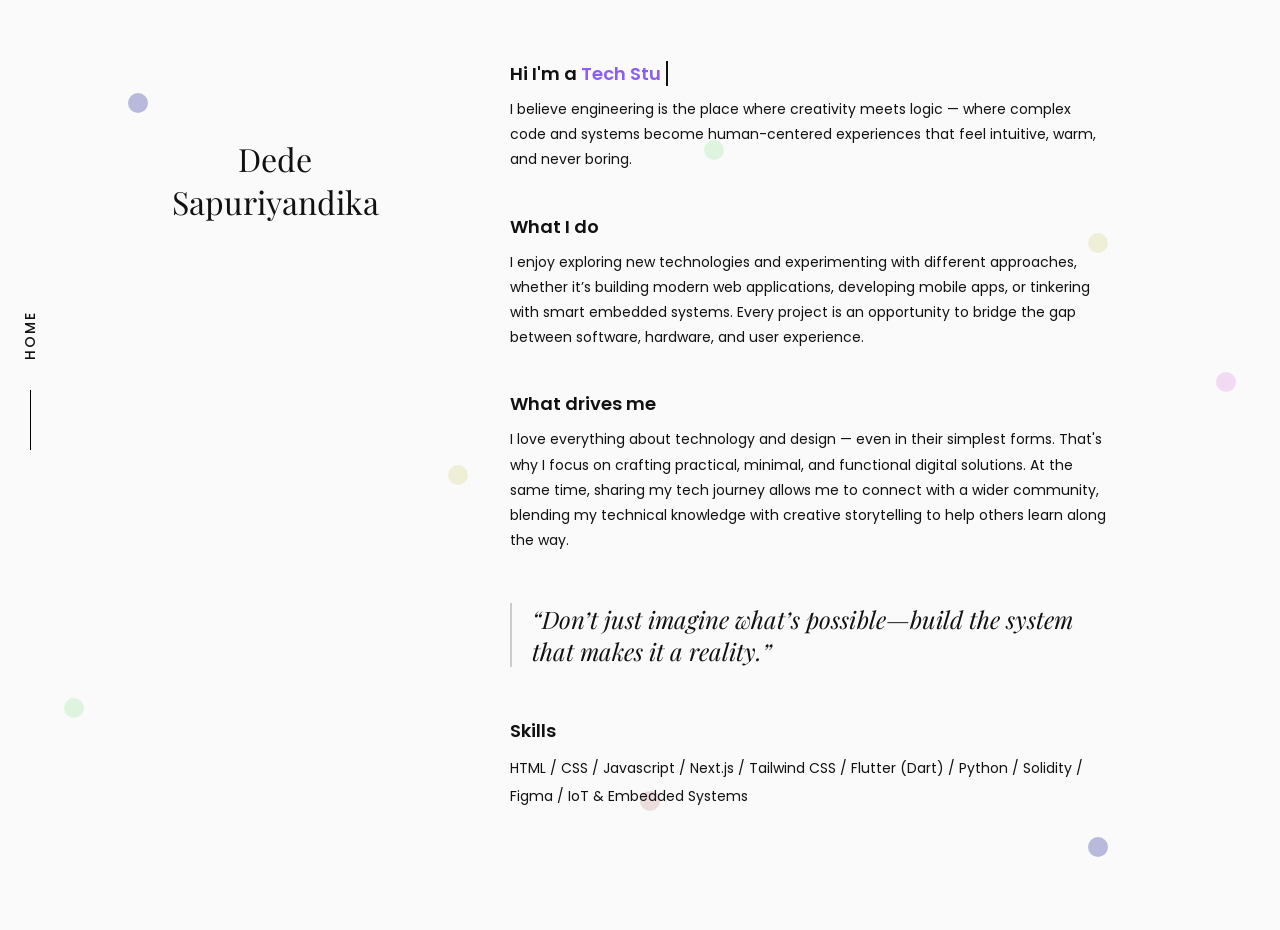
<file: about.html>
<!doctype html>
<html lang="en">
  <head>
    <meta charset="UTF-8" />
    <meta name="viewport" content="width=device-width, initial-scale=1.0" />
    <title>About | Portfolio</title>

    <link
      rel="stylesheet"
      href="https://cdnjs.cloudflare.com/ajax/libs/font-awesome/6.5.0/css/all.min.css"
    />
    <link rel="stylesheet" href="https://unpkg.com/aos@2.3.1/dist/aos.css" />

    <style>
      @import url("https://fonts.googleapis.com/css2?family=Playfair+Display:wght@400;700&family=Poppins:wght@300;400;500;600&display=swap");

      * {
        overflow-x: hidden;
        box-sizing: border-box;
      }

      body {
        margin: 0;
        background: #fafafa;
        font-family: "Poppins", sans-serif;
        color: #1a1a1a;
      }

      /* HEADER */
      header {
        display: flex;
        font-family: "Playfair Display", serif;
        align-items: center;
        gap: 20px;
        padding: 40px 70px;
      }

      header .line {
        height: 1px;
        width: 200px;
        background: #000;
      }

      /* ABOUT SECTION LAYOUT */
      .about-section {
        display: grid;
        grid-template-columns: 1fr 2fr;
        gap: 60px;
        padding: 60px 70px 100px 100px; /* Padding kiri lebih besar untuk nav vertikal */
        align-items: start;
        font-family: "Poppins", sans-serif;
        color: #111;
        position: relative;
      }

      /* LEFT SIDE */
      .about-left {
        display: flex;
        flex-direction: column;
        align-items: center;
        padding-top: 50px;
      }

      /* PARALLAX DOTS (DIPERLUAS KE SELURUH SECTION) */
      .about-section span.parallax {
        position: absolute;
        height: 20px;
        width: 20px;
        border-radius: 50%;
        opacity: 0.6;
        z-index: 0;
        pointer-events: none; /* Agar bola tidak menghalangi klik teks/link */
      }

      .about-section span.parallax:nth-child(1) {
        top: 10%;
        left: 10%;
        background: rgb(141, 141, 198);
      }
      .about-section span.parallax:nth-child(2) {
        top: 25%;
        left: 85%;
        background: rgb(232, 232, 192);
      }
      .about-section span.parallax:nth-child(3) {
        top: 75%;
        left: 5%;
        background: rgb(205, 240, 205);
      }
      .about-section span.parallax:nth-child(4) {
        top: 85%;
        left: 50%;
        background: rgb(226, 201, 201);
      }
      .about-section span.parallax:nth-child(5) {
        top: 40%;
        left: 95%;
        background: rgb(237, 199, 237);
      }
      .about-section span.parallax:nth-child(6) {
        top: 90%;
        left: 85%;
        background: rgb(141, 141, 198);
      }
      .about-section span.parallax:nth-child(7) {
        top: 15%;
        left: 55%;
        background: rgb(205, 240, 205);
      }
      .about-section span.parallax:nth-child(8) {
        top: 50%;
        left: 35%;
        background: rgb(232, 232, 192);
      }

      .about-name {
        font-size: 32px;
        text-align: center;
        font-weight: 400;
        font-family: "Playfair Display", serif;
        position: relative;
        z-index: 2;
      }

      /* RIGHT SIDE TEXT */
      .about-title,
      .about-subtitle {
        font-size: 18px;
        margin-top: 40px;
        margin-bottom: 10px;
        font-weight: 600;
      }

      .about-title {
        margin-top: 0;
      }

      a {
        color: black;
        text-decoration: none;
        font-weight: 600;
        transition: opacity 0.3s ease;
      }

      a:hover {
        text-decoration: underline;
        opacity: 0.7;
      }

      .about-text {
        font-size: 14px;
        line-height: 1.8;
        max-width: 600px;
        margin: 0 0 20px 0;
      }

      .about-quote {
        font-family: "Playfair Display", serif;
        margin: 50px 0;
        font-size: 24px;
        font-style: italic;
        opacity: 0.9;
        max-width: 600px;
        border-left: 2px solid #ccc;
        padding-left: 20px;
      }

      /* EXPERIENCE LIST */
      .experience-list {
        margin: 20px 0;
        max-width: 600px;
      }

      .experience-item {
        display: flex;
        flex-direction: row; /* Ubah ke row agar sejajar kiri kanan */
        justify-content: space-between;
        margin-bottom: 15px;
        font-size: 14px;
        width: 100%;
        border-bottom: 1px solid #eee;
        padding-bottom: 10px;
      }

      .skills {
        margin-top: 10px;
        line-height: 2;
      }

      /* VERTICAL NAVIGATION */
      .back-nav {
        display: flex;
        justify-content: center;
        align-items: center;
        flex-direction: column;
        position: fixed;
        left: 20px;
        bottom: 50%;
        transform: translateY(50%);
        z-index: 50;
      }

      .back-nav a {
        writing-mode: vertical-rl;
        transform: rotate(180deg);
        font-size: 14px;
        color: #111;
        text-decoration: none;
        margin-bottom: 30px;
        letter-spacing: 2px;
        text-transform: uppercase;
        font-weight: 500;
        transition: transform 0.3s;
      }

      .back-nav a:hover {
        transform: rotate(180deg) translateX(-5px);
        text-decoration: none;
      }

      .back-nav .line {
        width: 1px;
        height: 60px;
        background: #000;
      }

      /* CURSOR BLINKING */
      #typing {
        border-right: 2px solid #111;
        padding-right: 5px;
        opacity: 0;
        color: #8b5cf6; /* Aksen warna ungu lembut agar menonjol */
      }

      .cursor-blink {
        animation: blink 1s step-end infinite;
      }

      @keyframes blink {
        0%,
        100% {
          border-color: transparent;
        }
        50% {
          border-color: #111;
        }
      }

      /* RESPONSIVE */
      @media (max-width: 900px) {
        .about-section {
          grid-template-columns: 1fr;
          padding: 50px 30px;
          gap: 30px;
        }

        .about-left {
          order: 1;
          padding-top: 20px;
        }

        .about-right {
          order: 2;
        }

        .experience-item {
          flex-direction: column;
          gap: 5px;
        }

        .about-quote {
          font-size: 20px;
          margin: 30px 0;
        }

        .back-nav {
          position: static;
          transform: none;
          flex-direction: row;
          justify-content: flex-start;
          margin: 20px 30px;
        }

        .back-nav a {
          writing-mode: horizontal-tb;
          transform: rotate(0deg);
          margin-bottom: 0;
          margin-right: 20px;
          font-size: 14px;
          letter-spacing: 1px;
        }

        .back-nav a:hover {
          transform: translateY(-2px);
        }

        .back-nav .line {
          width: 50px;
          height: 1px;
          margin: 0;
        }
      }
    </style>
  </head>
  <body>
    <!-- VERTICAL NAVIGATION -->
    <div data-aos="fade-right" class="back-nav">
      <a href="index.html">Home</a>
      <div class="line"></div>
    </div>

    <!-- MAIN ABOUT SECTION -->
    <section class="about-section" id="about">
      <!-- PARALLAX ELEMENTS DI SELURUH AREA SECTION -->
      <span class="parallax" value="-20"></span>
      <span class="parallax" value="10"></span>
      <span class="parallax" value="25"></span>
      <span class="parallax" value="-10"></span>
      <span class="parallax" value="15"></span>
      <span class="parallax" value="30"></span>
      <span class="parallax" value="-15"></span>
      <span class="parallax" value="20"></span>

      <!-- KIRI: NAMA -->
      <div class="about-left" data-aos="fade-in">
        <h2 class="about-name">Dede<br />Sapuriyandika</h2>
      </div>

      <!-- KANAN: KONTEN TEKS -->
      <div class="about-right">
        <h3 class="about-title" data-aos="fade-up">
          Hi I'm a <span id="typing" class="cursor-blink"></span>
        </h3>

        <p class="about-text" data-aos="fade-up" data-aos-delay="100">
          I believe engineering is the place where creativity meets logic —
          where complex code and systems become human-centered experiences that
          feel intuitive, warm, and never boring.
        </p>

        <h3 class="about-subtitle" data-aos="fade-up">What I do</h3>
        <p class="about-text" data-aos="fade-up">
          I enjoy exploring new technologies and experimenting with different
          approaches, whether it’s building modern web applications, developing
          mobile apps, or tinkering with smart embedded systems. Every project
          is an opportunity to bridge the gap between software, hardware, and
          user experience.
        </p>

        <h3 class="about-subtitle" data-aos="fade-up">What drives me</h3>
        <p class="about-text" data-aos="fade-up">
          I love everything about technology and design — even in their simplest
          forms. That's why I focus on crafting practical, minimal, and
          functional digital solutions. At the same time, sharing my tech
          journey allows me to connect with a wider community, blending my
          technical knowledge with creative storytelling to help others learn
          along the way.
        </p>

        <div class="about-quote" data-aos="fade-right">
          “Don’t just imagine what’s possible—build the system that makes it a reality.”
        </div>
        <h3 class="about-subtitle" data-aos="fade-up">Skills</h3>
        <p class="about-text skills" data-aos="fade-up">
          HTML / CSS / Javascript / Next.js / Tailwind CSS / Flutter (Dart) /
          Python / Solidity / Figma / IoT & Embedded Systems
        </p>
      </div>
    </section>

    <!-- SCRIPTS -->
    <script src="https://unpkg.com/aos@2.3.1/dist/aos.js"></script>

    <script>
      // 1. TYPING EFFECT
      const words = ["Tech Student", "Computer Engineer", "Developer"];
      const typing = document.getElementById("typing");

      let wordIndex = 0;
      let charIndex = 0;
      let isDeleting = false;

      function typeEffect() {
        const currentWord = words[wordIndex];
        typing.style.opacity = 1;

        if (!isDeleting) {
          typing.textContent = currentWord.substring(0, charIndex + 1);
          charIndex++;
          if (charIndex === currentWord.length) {
            setTimeout(() => {
              isDeleting = true;
            }, 1500); // Pause longer at end of word
          }
        } else {
          typing.textContent = currentWord.substring(0, charIndex - 1);
          charIndex--;
          if (charIndex === 0) {
            isDeleting = false;
            wordIndex = (wordIndex + 1) % words.length;
          }
        }

        const speed = isDeleting ? 50 : 100;
        setTimeout(typeEffect, speed);
      }

      // Start typing effect after a small delay
      setTimeout(typeEffect, 800);

      // 2. PARALLAX EFFECT ON MOUSEMOVE
      document.addEventListener("mousemove", function (e) {
        document.querySelectorAll(".parallax").forEach((el) => {
          const speed = el.getAttribute("value");
          const x = (window.innerWidth - e.pageX * speed) / 100;
          const y = (window.innerHeight - e.pageY * speed) / 100;
          el.style.transform = `translate(${x}px, ${y}px)`;
        });
      });

      // 3. INITIALIZE ANIMATE ON SCROLL (AOS)
      AOS.init({
        duration: 1000,
        easing: "ease-in-out",
        once: true,
        offset: 50, // Trigger animation slightly earlier
      });
    </script>
  </body>
</html>
</file>
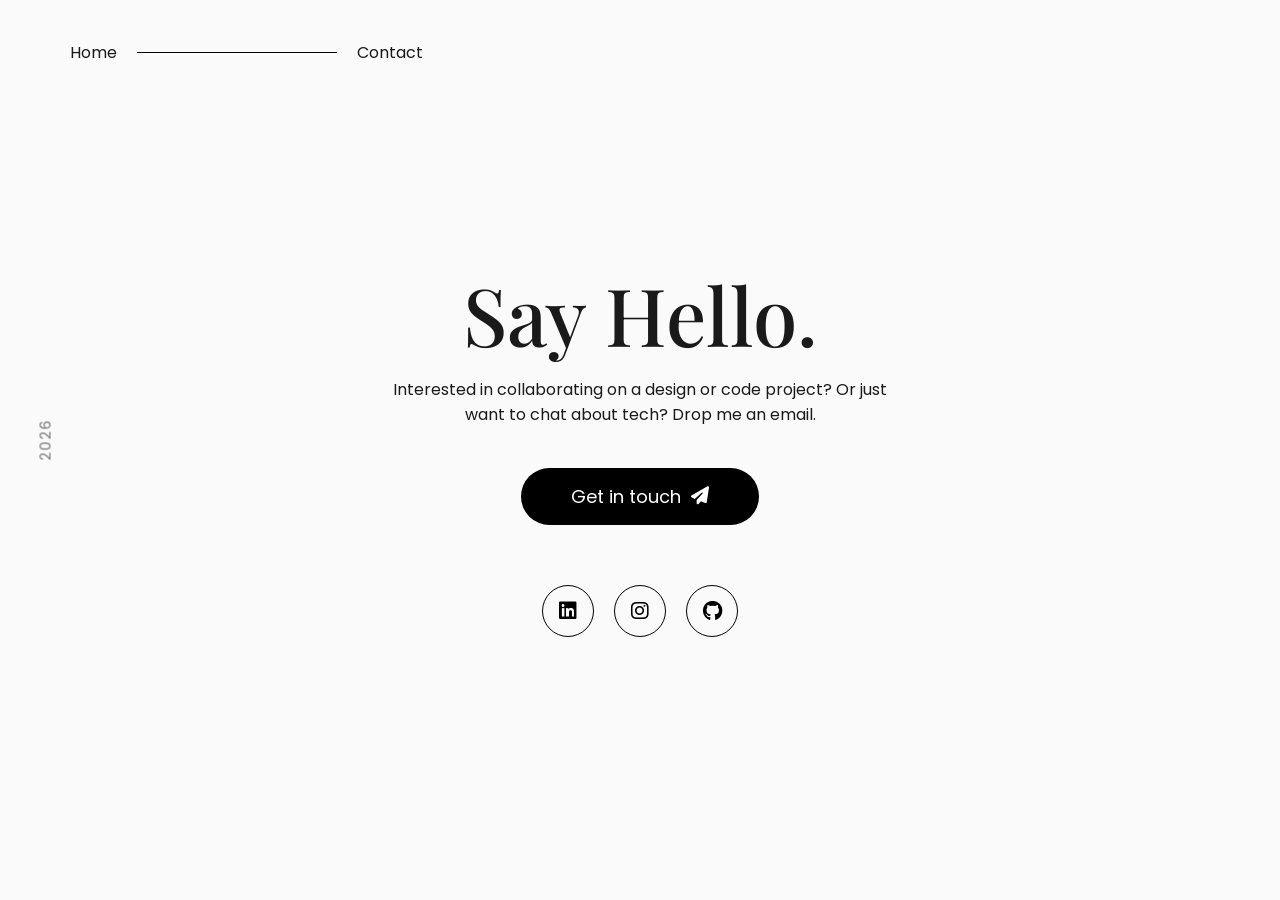
<file: contact.html>
<!DOCTYPE html>
<html lang="en">
<head>
  <meta charset="UTF-8">
  <meta name="viewport" content="width=device-width, initial-scale=1.0">
  <title>Contact | Portfolio</title>
  <link rel="stylesheet" href="https://cdnjs.cloudflare.com/ajax/libs/font-awesome/6.5.0/css/all.min.css">
  <link rel="stylesheet" href="https://unpkg.com/aos@2.3.1/dist/aos.css">
  <style>
    @import url('https://fonts.googleapis.com/css2?family=Playfair+Display:wght@400;700&family=Poppins:wght@300;400;500&display=swap');
    body { margin: 0; background: #fafafa; font-family: 'Poppins', sans-serif; color: #1a1a1a; overflow-x: hidden; }
    
    header { display: flex; align-items: center; gap: 20px; padding: 40px 70px; }
    header .line { height: 1px; width: 200px; background: #000; }
    header a { text-decoration: none; color: inherit; font-size: 16px; transition: 0.3s; }
    header a:hover { transform: skew(-10deg); font-weight: 500; }

    .page-content { padding: 40px 70px; min-height: 60vh; display: flex; flex-direction: column; justify-content: center; align-items: center; text-align: center; }
    .page-title { font-family: 'Playfair Display', serif; font-size: 80px; font-weight: 500; margin-bottom: 10px; }
    .page-subtitle { font-size: 16px; opacity: 0.7; max-width: 500px; margin: 0 auto 40px; line-height: 1.6;}
    
    .contact-btn { padding: 15px 50px; background: #000; color: #fff; border-radius: 40px; font-size: 18px; text-decoration: none; transition: 0.3s ease; display: inline-flex; align-items: center; gap: 10px; }
    .contact-btn:hover { transform: skew(-10deg) translateY(-5px); box-shadow: 0 10px 20px rgba(0,0,0,0.1);}

    .social-links { display: flex; gap: 20px; margin-top: 60px; }
    .social-links a { height: 50px; width: 50px; border: 1px solid #000; border-radius: 50%; display: flex; align-items: center; justify-content: center; color: #000; text-decoration: none; transition: 0.3s; font-size: 20px;}
    .social-links a:hover { background: #000; color: #fff; transform: translateY(-5px); }

    .year { position: fixed; left: 25px; bottom: 50%; transform: rotate(-90deg); font-size: 14px; letter-spacing: 2px; opacity: 0.6; }
    
    @media(max-width: 768px) {
        header { padding: 30px; }
        header .line { width: 100px; }
        .page-content { padding: 30px; }
        .page-title { font-size: 50px; }
    }
  </style>
</head>
<body>
    <header>
      <a href="index.html">Home</a>
      <div class="line"></div>
      <div>Contact</div>
    </header>

    <section class="page-content">
        <h1 class="page-title" data-aos="fade-down">Say Hello.</h1>
        <p class="page-subtitle" data-aos="fade-up" data-aos-delay="100">
            Interested in collaborating on a design or code project? Or just want to chat about tech? Drop me an email.
        </p>
        
        <a href="mailto:dedesapuriyandika@email.com" class="contact-btn" data-aos="fade-up" data-aos-delay="200">
            Get in touch <i class="fas fa-paper-plane"></i>
        </a>

        <div class="social-links" data-aos="fade-up" data-aos-delay="300">
            <a href="https://www.linkedin.com/in/dede-sapuriyandika/" target="_blank" title="LinkedIn"><i class="fa-brands fa-linkedin"></i></a>
            <a href="https://www.instagram.com/sapuri.dd" target="_blank" title="Instagram"><i class="fa-brands fa-instagram"></i></a>
            <a href="https://github.com/deed3" target="_blank" title="GitHub"><i class="fa-brands fa-github"></i></a>
        </div>
    </section>

    <div class="year">2026</div>
    <script src="https://unpkg.com/aos@2.3.1/dist/aos.js"></script>
    <script>AOS.init({ duration: 1000, easing: 'ease-in-out', once: true });</script>
</body>
</html>
</file>
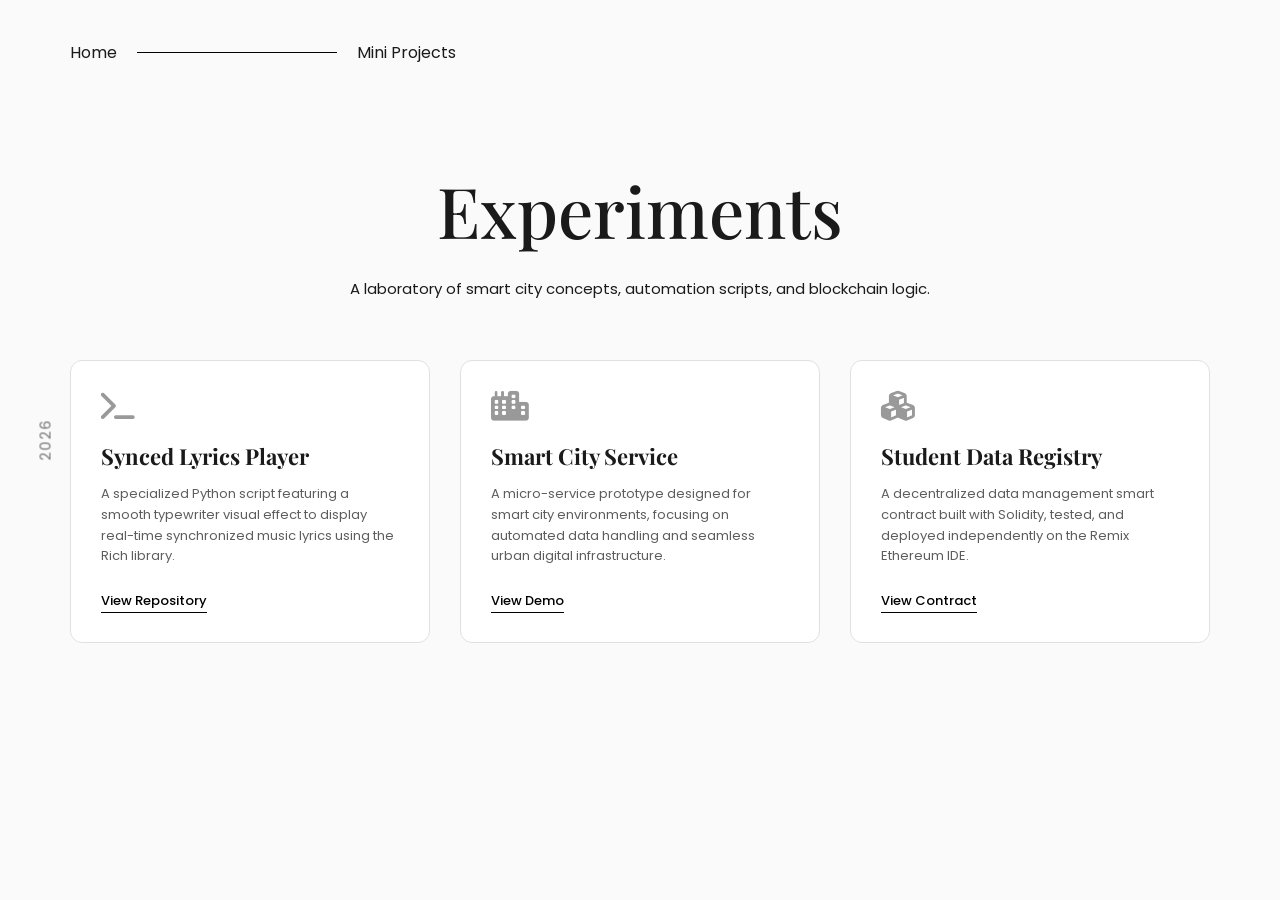
<file: mini-project.html>
<!DOCTYPE html>
<html lang="en">
<head>
  <meta charset="UTF-8">
  <meta name="viewport" content="width=device-width, initial-scale=1.0">
  <title>Mini Projects | Portfolio</title>
  <link rel="stylesheet" href="https://cdnjs.cloudflare.com/ajax/libs/font-awesome/6.5.0/css/all.min.css">
  <link rel="stylesheet" href="https://unpkg.com/aos@2.3.1/dist/aos.css">
  <style>
    @import url('https://fonts.googleapis.com/css2?family=Playfair+Display:wght@400;700&family=Poppins:wght@300;400;500&display=swap');
    body { margin: 0; background: #fafafa; font-family: 'Poppins', sans-serif; color: #1a1a1a; overflow-x: hidden; }
    
    header { display: flex; align-items: center; gap: 20px; padding: 40px 70px; }
    header .line { height: 1px; width: 200px; background: #000; }
    header a { text-decoration: none; color: inherit; font-size: 16px; transition: 0.3s; }
    header a:hover { transform: skew(-10deg); font-weight: 500; }

    .page-content { padding: 0 70px 80px; max-width: 1200px; margin: 0 auto; }
    .page-title { font-family: 'Playfair Display', serif; font-size: 70px; font-weight: 500; text-align: center; margin-bottom: 20px; }
    .page-subtitle { text-align: center; opacity: 0.7; margin-bottom: 60px; font-size: 15px;}
    
    /* MINI PROJECTS GRID */
    .mini-grid { display: grid; grid-template-columns: repeat(auto-fit, minmax(300px, 1fr)); gap: 30px; }
    .mini-card { border: 1px solid #e0e0e0; padding: 30px; border-radius: 12px; transition: 0.3s ease; background: #fff;}
    .mini-card:hover { transform: translateY(-5px); box-shadow: 0 10px 30px rgba(0,0,0,0.05); border-color: #000; }
    .mini-icon { font-size: 30px; color: #999; margin-bottom: 20px; }
    .mini-title { font-family: 'Playfair Display', serif; font-size: 22px; margin: 0 0 10px; }
    .mini-desc { font-size: 13px; line-height: 1.6; opacity: 0.7; margin-bottom: 20px; }
    .mini-link { font-size: 13px; font-weight: 500; text-decoration: none; color: #000; border-bottom: 1px solid #000; padding-bottom: 2px; transition: 0.3s;}
    .mini-link:hover { opacity: 0.6; }

    .year { position: fixed; left: 25px; bottom: 50%; transform: rotate(-90deg); font-size: 14px; letter-spacing: 2px; opacity: 0.6; }
    
    @media(max-width: 768px) {
        header { padding: 30px; }
        header .line { width: 100px; }
        .page-content { padding: 0 30px 50px; }
        .page-title { font-size: 45px; }
    }
  </style>
</head>
<body>
    <header>
      <a href="index.html">Home</a>
      <div class="line"></div>
      <div>Mini Projects</div>
    </header>

    <section class="page-content">
        <h1 class="page-title" data-aos="fade-down">Experiments</h1>
        <p class="page-subtitle" data-aos="fade-up" data-aos-delay="50">A laboratory of smart city concepts, automation scripts, and blockchain logic.</p>
        
        <div class="mini-grid">
            <div class="mini-card" data-aos="fade-up" data-aos-delay="100">
                <i class="fas fa-terminal mini-icon"></i>
                <h3 class="mini-title">Synced Lyrics Player</h3>
                <p class="mini-desc">A specialized Python script featuring a smooth typewriter visual effect to display real-time synchronized music lyrics using the Rich library.</p>
                <a href="#" class="mini-link">View Repository</a>
            </div>
            
            <div class="mini-card" data-aos="fade-up" data-aos-delay="200">
                <i class="fas fa-city mini-icon"></i>
                <h3 class="mini-title">Smart City Service</h3>
                <p class="mini-desc">A micro-service prototype designed for smart city environments, focusing on automated data handling and seamless urban digital infrastructure.</p>
                <a href="#" class="mini-link">View Demo</a>
            </div>
            
            <div class="mini-card" data-aos="fade-up" data-aos-delay="300">
                <i class="fas fa-cubes mini-icon"></i>
                <h3 class="mini-title">Student Data Registry</h3>
                <p class="mini-desc">A decentralized data management smart contract built with Solidity, tested, and deployed independently on the Remix Ethereum IDE.</p>
                <a href="#" class="mini-link">View Contract</a>
            </div>
        </div>
    </section>

    <div class="year">2026</div>
    <script src="https://unpkg.com/aos@2.3.1/dist/aos.js"></script>
    <script>AOS.init({ duration: 1000, easing: 'ease-in-out', once: true });</script>
</body>
</html>
</file>
